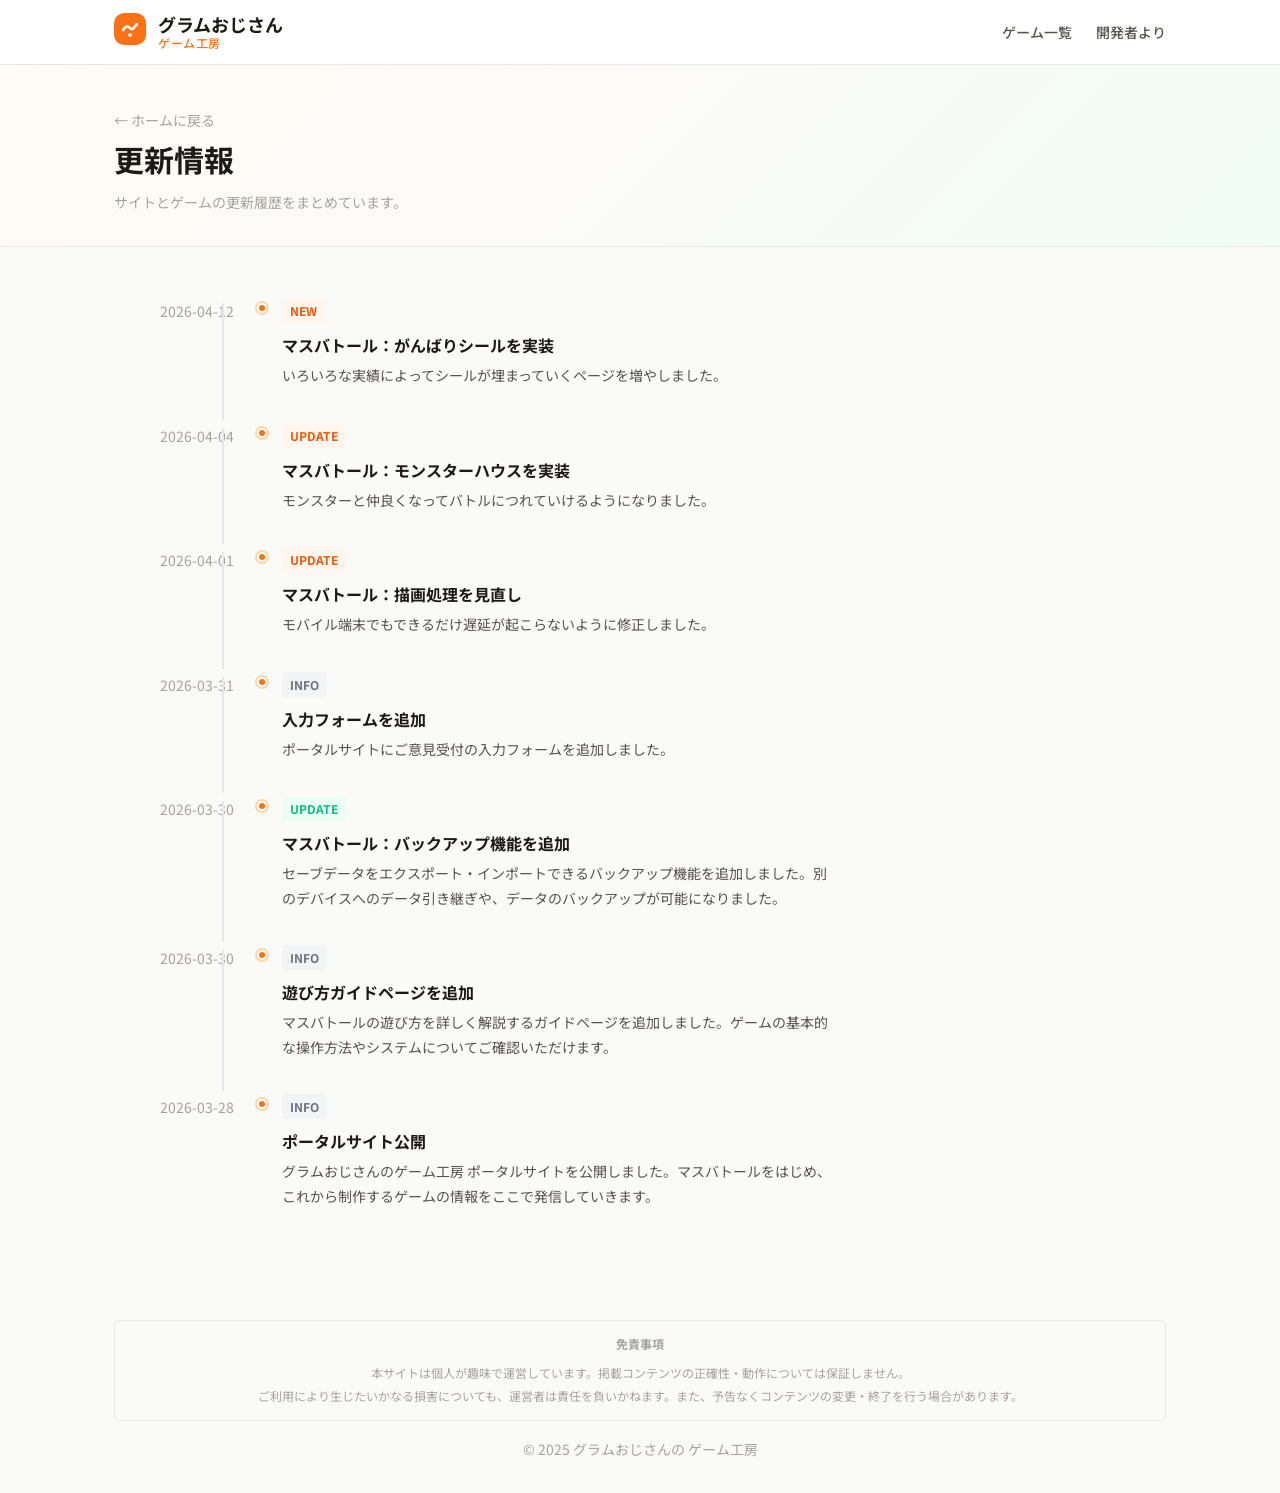
<file: updates.html>
<!DOCTYPE html>
<html lang="ja">

<head>
  <meta charset="UTF-8">
  <meta name="viewport" content="width=device-width, initial-scale=1.0">
  <title>更新情報 — グラムおじさんの ゲーム工房</title>
  <meta name="description" content="グラムおじさんのゲーム工房の更新履歴。新機能・バグ修正・コンテンツ追加の情報をまとめています。">
  <link rel="preconnect" href="https://fonts.googleapis.com">
  <link rel="preconnect" href="https://fonts.gstatic.com" crossorigin>
  <link href="https://fonts.googleapis.com/css2?family=Noto+Sans+JP:wght@400;500;700&display=swap" rel="stylesheet">
  <link rel="stylesheet" href="style.css">
  <style>
    .disclaimer {
      margin-bottom: 1rem;
      padding: 0.75rem 1rem;
      border: 1px solid #e5e7eb;
      border-radius: 6px;
    }

    .disclaimer__title {
      font-size: 0.75rem !important;
      font-weight: 700;
      color: #a8a29e !important;
      text-align: center !important;
      margin-bottom: 0.5rem;
    }

    .disclaimer__body {
      font-size: 0.75rem !important;
      color: #a8a29e !important;
      line-height: 1.9;
      text-align: center !important;
    }
  </style>
</head>

<body>

  <!-- ヘッダー -->
  <header class="site-header">
    <div class="container">
      <div class="header-inner">
        <a href="/" class="site-logo" aria-label="グラムおじさん ゲーム工房 トップページ">
          <span class="logo-icon" aria-hidden="true">
            <svg width="32" height="32" viewBox="0 0 32 32" fill="none" xmlns="http://www.w3.org/2000/svg">
              <rect width="32" height="32" rx="10" fill="#f97316" />
              <path d="M9 17 C11 14, 13 12, 16 15 C19 18, 21 13, 23 11" stroke="white" stroke-width="2.5"
                stroke-linecap="round" stroke-linejoin="round" fill="none" />
              <circle cx="16" cy="22" r="2" fill="white" opacity="0.8" />
            </svg>
          </span>
          <div class="logo-text-group">
            <span class="logo-text">グラムおじさん</span>
            <span class="logo-sub">ゲーム工房</span>
          </div>
        </a>
        <nav class="site-nav" aria-label="サイトナビゲーション">
          <a href="/#games" class="nav-link">ゲーム一覧</a>
          <a href="/#about" class="nav-link">開発者より</a>
        </nav>
      </div>
    </div>
  </header>

  <main>

    <!-- ページヘッダー -->
    <div class="updates-hero">
      <div class="container">
        <div>
          <a href="/" class="updates-hero__back">← ホームに戻る</a>
          <h1 class="updates-hero__title">更新情報</h1>
          <p class="updates-hero__sub">サイトとゲームの更新履歴をまとめています。</p>
        </div>
      </div>
    </div>

    <!-- タイムライン -->
    <div class="updates-content">
      <div class="container">
        <ul class="updates-timeline" aria-label="更新履歴">

          <li class="timeline-item">
            <div class="timeline-item__date">2026-04-12</div>
            <div class="timeline-item__body">
              <span class="timeline-item__badge timeline-item__badge--new">NEW</span>
              <p class="timeline-item__title">マスバトール：がんばりシールを実装</p>
              <p class="timeline-item__desc">いろいろな実績によってシールが埋まっていくページを増やしました。</p>
            </div>
          </li>

          <li class="timeline-item">
            <div class="timeline-item__date">2026-04-04</div>
            <div class="timeline-item__body">
              <span class="timeline-item__badge timeline-item__badge--new">UPDATE</span>
              <p class="timeline-item__title">マスバトール：モンスターハウスを実装</p>
              <p class="timeline-item__desc">モンスターと仲良くなってバトルにつれていけるようになりました。</p>
            </div>
          </li>

          <li class="timeline-item">
            <div class="timeline-item__date">2026-04-01</div>
            <div class="timeline-item__body">
              <span class="timeline-item__badge timeline-item__badge--new">UPDATE</span>
              <p class="timeline-item__title">マスバトール：描画処理を見直し</p>
              <p class="timeline-item__desc">モバイル端末でもできるだけ遅延が起こらないように修正しました。</p>
            </div>
          </li>

          <li class="timeline-item">
            <div class="timeline-item__date">2026-03-31</div>
            <div class="timeline-item__body">
              <span class="timeline-item__badge timeline-item__badge--info">INFO</span>
              <p class="timeline-item__title">入力フォームを追加</p>
              <p class="timeline-item__desc">ポータルサイトにご意見受付の入力フォームを追加しました。</p>
            </div>
          </li>

          <li class="timeline-item">
            <div class="timeline-item__date">2026-03-30</div>
            <div class="timeline-item__body">
              <span class="timeline-item__badge timeline-item__badge--update">UPDATE</span>
              <p class="timeline-item__title">マスバトール：バックアップ機能を追加</p>
              <p class="timeline-item__desc">セーブデータをエクスポート・インポートできるバックアップ機能を追加しました。別のデバイスへのデータ引き継ぎや、データのバックアップが可能になりました。
              </p>
            </div>
          </li>

          <li class="timeline-item">
            <div class="timeline-item__date">2026-03-30</div>
            <div class="timeline-item__body">
              <span class="timeline-item__badge timeline-item__badge--info">INFO</span>
              <p class="timeline-item__title">遊び方ガイドページを追加</p>
              <p class="timeline-item__desc">マスバトールの遊び方を詳しく解説するガイドページを追加しました。ゲームの基本的な操作方法やシステムについてご確認いただけます。</p>
            </div>
          </li>

          <li class="timeline-item">
            <div class="timeline-item__date">2026-03-28</div>
            <div class="timeline-item__body">
              <span class="timeline-item__badge timeline-item__badge--info">INFO</span>
              <p class="timeline-item__title">ポータルサイト公開</p>
              <p class="timeline-item__desc">グラムおじさんのゲーム工房 ポータルサイトを公開しました。マスバトールをはじめ、これから制作するゲームの情報をここで発信していきます。</p>
            </div>
          </li>

        </ul>
      </div>
    </div>

  </main>

  <!-- フッター -->
  <footer class="site-footer">
    <div class="container">
      <div class="disclaimer">
        <p class="disclaimer__title">免責事項</p>
        <p class="disclaimer__body">
          本サイトは個人が趣味で運営しています。掲載コンテンツの正確性・動作については保証しません。<br>
          ご利用により生じたいかなる損害についても、運営者は責任を負いかねます。また、予告なくコンテンツの変更・終了を行う場合があります。
        </p>
      </div>
      <p class="footer-copy">&copy; 2025 グラムおじさんの ゲーム工房</p>
    </div>
  </footer>

</body>

</html>
</file>
<file: style.css>
/* ===================================================
   グラムおじさん ゲーム工房 — style.css
   モダン・クリーン + 個人開発の温かみ
   =================================================== */

/* ---------- リセット & ベース ---------- */
*,
*::before,
*::after {
  box-sizing: border-box;
  margin: 0;
  padding: 0;
}

:root {
  /* ベースカラー */
  --color-bg: #fafaf8;
  --color-surface: #ffffff;
  --color-border: #e5e7eb;

  /* アクセント：オレンジ（メイン） */
  --color-orange: #f97316;
  --color-orange-light: #fff7ed;
  --color-orange-mid: #fed7aa;
  --color-orange-dark: #ea580c;

  /* アクセント：アンバー（付箋） */
  --color-amber: #f59e0b;
  --color-amber-light: #fef9c3;
  --color-amber-mid: #fde68a;

  /* サブカラー */
  --color-blue: #3b82f6;
  --color-blue-light: #eff6ff;
  --color-blue-dark: #2563eb;

  --color-green: #10b981;
  --color-green-light: #ecfdf5;

  --color-indigo: #6366f1;
  --color-indigo-light: #eef2ff;

  /* テキスト */
  --color-text-primary: #1c1917;
  --color-text-secondary: #57534e;
  --color-text-muted: #a8a29e;

  /* タイポグラフィ */
  --font-base: 'Noto Sans JP', 'Hiragino Kaku Gothic ProN', 'Yu Gothic', sans-serif;
  --text-xs: 0.75rem;
  --text-sm: 0.875rem;
  --text-base: 1rem;
  --text-lg: 1.125rem;
  --text-xl: 1.25rem;
  --text-2xl: 1.5rem;
  --text-3xl: 1.875rem;
  --text-4xl: 2.25rem;

  /* スペーシング */
  --space-1: 0.25rem;
  --space-2: 0.5rem;
  --space-3: 0.75rem;
  --space-4: 1rem;
  --space-5: 1.25rem;
  --space-6: 1.5rem;
  --space-8: 2rem;
  --space-10: 2.5rem;
  --space-12: 3rem;
  --space-16: 4rem;
  --space-20: 5rem;

  /* 角丸・影 */
  --radius-sm: 6px;
  --radius-md: 12px;
  --radius-lg: 18px;
  --radius-xl: 24px;
  --shadow-sm: 0 1px 4px rgba(0, 0, 0, .07), 0 1px 2px rgba(0, 0, 0, .05);
  --shadow-md: 0 4px 14px rgba(0, 0, 0, .09), 0 2px 4px rgba(0, 0, 0, .05);
  --shadow-lg: 0 12px 32px rgba(0, 0, 0, .11), 0 4px 8px rgba(0, 0, 0, .05);
  --shadow-warm: 0 4px 16px rgba(249, 115, 22, .18);

  --transition: 200ms cubic-bezier(.4, 0, .2, 1);
}

html {
  scroll-behavior: smooth;
}

body {
  font-family: var(--font-base);
  font-size: var(--text-base);
  line-height: 1.75;
  color: var(--color-text-primary);
  background-color: var(--color-bg);
  -webkit-font-smoothing: antialiased;
}

img {
  display: block;
  max-width: 100%;
}

a {
  color: var(--color-blue-dark);
  text-decoration: none;
}

ul[role="list"] {
  list-style: none;
}

/* ---------- コンテナ ---------- */
.container {
  width: 100%;
  max-width: 1100px;
  margin-inline: auto;
  padding-inline: var(--space-6);
}

/* ---------- ボタン ---------- */
.btn {
  display: inline-flex;
  align-items: center;
  justify-content: center;
  gap: var(--space-2);
  padding: var(--space-3) var(--space-6);
  border-radius: var(--radius-md);
  font-size: var(--text-base);
  font-weight: 700;
  font-family: var(--font-base);
  cursor: pointer;
  border: none;
  transition: transform var(--transition), box-shadow var(--transition), background-color var(--transition);
}

.btn-primary {
  background-color: var(--color-orange);
  color: #fff;
  box-shadow: var(--shadow-warm);
}

.btn-primary:hover,
.btn-primary:focus-visible {
  background-color: var(--color-orange-dark);
  transform: translateY(-2px);
  box-shadow: 0 6px 20px rgba(249, 115, 22, .3);
}

/* ---------- セクションタイトル共通 ---------- */
.section-title {
  font-size: var(--text-2xl);
  font-weight: 700;
  color: var(--color-text-primary);
  position: relative;
  display: inline-block;
}

/* 手書き風アンダーライン */
.section-title::after {
  content: '';
  display: block;
  width: 2em;
  height: 3px;
  background: var(--color-orange);
  border-radius: 999px;
  margin-top: 6px;
  transform: rotate(-1deg);
}

.section-header {
  display: flex;
  align-items: baseline;
  gap: var(--space-4);
  margin-bottom: var(--space-8);
}

.section-subtitle {
  font-size: var(--text-sm);
  color: var(--color-text-muted);
}

/* ---------- ヘッダー ---------- */
.site-header {
  position: sticky;
  top: 0;
  z-index: 100;
  background-color: rgba(255, 255, 255, .93);
  backdrop-filter: blur(10px);
  -webkit-backdrop-filter: blur(10px);
  border-bottom: 1px solid var(--color-border);
}

.header-inner {
  display: flex;
  align-items: center;
  justify-content: space-between;
  height: 64px;
  gap: var(--space-4);
}

.site-logo {
  display: flex;
  align-items: center;
  gap: var(--space-3);
  color: var(--color-text-primary);
  text-decoration: none;
  flex-shrink: 0;
}

.logo-text-group {
  display: flex;
  flex-direction: column;
  line-height: 1.2;
}

.logo-text {
  font-size: var(--text-lg);
  font-weight: 700;
  transition: color var(--transition);
}

.logo-sub {
  font-size: var(--text-xs);
  color: var(--color-orange);
  font-weight: 500;
  letter-spacing: .05em;
}

.site-logo:hover .logo-text {
  color: var(--color-orange);
}

.site-nav {
  display: flex;
  gap: var(--space-6);
}

.nav-link {
  font-size: var(--text-sm);
  font-weight: 500;
  color: var(--color-text-secondary);
  transition: color var(--transition);
}

.nav-link:hover,
.nav-link:focus-visible {
  color: var(--color-orange);
}

/* ---------- ヒーロー ---------- */
.hero {
  padding-block: var(--space-12) var(--space-16);
  background: linear-gradient(135deg, #fffbf5 0%, #fafaf8 55%, #f0fdf4 100%);
  border-bottom: 1px solid var(--color-border);
}

.hero .container {
  display: flex;
  flex-direction: column;
  align-items: center;
  text-align: center;
  gap: var(--space-6);
}

.hero-title-image {
  width: 100%;
  max-width: 720px;
  height: auto;
}

.hero-description {
  font-size: var(--text-lg);
  color: var(--color-text-secondary);
  max-width: 520px;
}

/* ---------- ゲーム一覧セクション ---------- */
.games-section {
  padding-block: var(--space-16);
}

.game-grid {
  display: grid;
  grid-template-columns: repeat(auto-fill, minmax(300px, 1fr));
  gap: var(--space-6);
}

/* ---------- ゲームカード ---------- */
.game-card {
  background: var(--color-surface);
  border-radius: var(--radius-lg);
  border: 1.5px solid var(--color-border);
  box-shadow: var(--shadow-sm);
  overflow: hidden;
  transition: transform var(--transition), box-shadow var(--transition);
}

.game-card:not(.game-card--coming-soon):hover {
  transform: translateY(-5px) rotate(0.3deg);
  box-shadow: var(--shadow-lg);
}

.game-card__link {
  display: block;
  color: inherit;
  text-decoration: none;
}

/* サムネイル */
.game-card__thumbnail {
  position: relative;
  aspect-ratio: 16 / 9;
  overflow: hidden;
  background-color: var(--color-orange-light);
}

.game-card__thumbnail img {
  width: 100%;
  height: 100%;
  object-fit: cover;
  object-position: center 20%;
  transition: transform 400ms ease;
}

.game-card:not(.game-card--coming-soon):hover .game-card__thumbnail img {
  transform: scale(1.05);
}

.game-card__badge {
  position: absolute;
  top: var(--space-3);
  right: var(--space-3);
  padding: var(--space-1) var(--space-3);
  background: var(--color-orange);
  color: #fff;
  font-size: var(--text-sm);
  font-weight: 700;
  border-radius: 999px;
  box-shadow: 0 2px 6px rgba(249, 115, 22, .4);
  pointer-events: none;
}

/* カード本文 */
.game-card__body {
  padding: var(--space-6);
  display: flex;
  flex-direction: column;
  gap: var(--space-3);
}

/* タグ */
.game-card__tags {
  display: flex;
  gap: var(--space-2);
  flex-wrap: wrap;
}

.tag {
  padding: 2px var(--space-2);
  border-radius: var(--radius-sm);
  font-size: var(--text-xs);
  font-weight: 700;
  letter-spacing: .03em;
}

.tag--math {
  background: var(--color-orange-light);
  color: var(--color-orange-dark);
}

.tag--rpg {
  background: var(--color-indigo-light);
  color: var(--color-indigo);
}

.game-card__title {
  font-size: var(--text-xl);
  font-weight: 700;
  color: var(--color-text-primary);
}

.game-card__description {
  font-size: var(--text-sm);
  color: var(--color-text-secondary);
  line-height: 1.7;
}

.game-card__meta {
  display: flex;
  gap: var(--space-4);
  flex-wrap: wrap;
}

.meta-item {
  display: flex;
  align-items: center;
  gap: var(--space-1);
  font-size: var(--text-sm);
  color: var(--color-text-muted);
}

.meta-icon {
  width: 14px;
  height: 14px;
  fill: currentColor;
  flex-shrink: 0;
}

.game-card__cta {
  margin-top: var(--space-2);
  font-size: var(--text-sm);
  font-weight: 700;
  color: var(--color-orange);
}

/* カードフッター（プレイボタン） */
.game-card__footer {
  padding: var(--space-4) var(--space-6);
  border-top: 1px solid var(--color-border);
  background: #fff;
  position: relative;
  z-index: 1;
}

.game-card__play-btn {
  width: 100%;
  justify-content: center;
}

.game-card__manual-link {
  display: inline-flex;
  align-items: center;
  gap: var(--space-2);
  font-size: var(--text-sm);
  font-weight: 500;
  color: var(--color-text-muted);
  text-decoration: none;
  transition: color var(--transition);
}

.game-card__manual-link:hover {
  color: var(--color-orange);
}

.game-card__manual-link .meta-icon {
  width: 14px;
  height: 14px;
}

/* Coming soon */
.game-card--coming-soon {
  border-style: dashed;
  border-color: var(--color-orange-mid);
  box-shadow: none;
  background: var(--color-orange-light);
}

.game-card--coming-soon .game-card__body {
  align-items: center;
  text-align: center;
  padding-block: var(--space-12);
  gap: var(--space-4);
}

.game-card__coming-icon {
  line-height: 1;
}

.game-card--coming-soon .game-card__title {
  color: var(--color-orange-dark);
  font-size: var(--text-lg);
}

.game-card--coming-soon .game-card__description {
  color: var(--color-text-secondary);
  font-size: var(--text-sm);
}

/* ---------- 開発者よりセクション ---------- */
.about-section {
  padding-block: var(--space-16);
  background-color: var(--color-surface);
  border-top: 1px solid var(--color-border);
  border-bottom: 1px solid var(--color-border);
}

.about-layout {
  display: grid;
  grid-template-columns: 1fr 1fr;
  gap: var(--space-10);
  align-items: start;
}

/* 開発者カード */
.dev-card {
  background: var(--color-bg);
  border: 1.5px solid var(--color-border);
  border-radius: var(--radius-lg);
  padding: var(--space-6);
  display: flex;
  flex-direction: column;
  gap: var(--space-5);
  box-shadow: var(--shadow-sm);
}

.dev-card__header {
  display: flex;
  align-items: center;
  gap: var(--space-4);
}

.dev-avatar {
  width: 40px;
  height: 60px;
  border-radius: 50%;
  object-fit: cover;
  flex-shrink: 0;
  box-shadow: 0 2px 8px rgba(249, 115, 22, .3);
}

.dev-name {
  font-weight: 700;
  font-size: var(--text-lg);
  color: var(--color-text-primary);
}

.dev-role {
  font-size: var(--text-sm);
  color: var(--color-text-muted);
}

.dev-card__body {
  display: flex;
  flex-direction: column;
  gap: var(--space-3);
}

.dev-card__body p {
  font-size: var(--text-sm);
  color: var(--color-text-secondary);
  line-height: 1.8;
}

.dev-card__body strong {
  color: var(--color-orange-dark);
}

.dev-card__footer {
  display: flex;
  gap: var(--space-2);
  flex-wrap: wrap;
  padding-top: var(--space-3);
  border-top: 1px solid var(--color-border);
}

.dev-card__tag {
  font-size: var(--text-xs);
  background: var(--color-surface);
  border: 1px solid var(--color-border);
  border-radius: 999px;
  padding: 2px var(--space-3);
  color: var(--color-text-secondary);
}

/* 右カラム */
.about-right {
  display: flex;
  flex-direction: column;
  gap: var(--space-8);
}

/* 付箋ノート */
.sticky-note {
  background: var(--color-amber-light);
  border: 1px solid var(--color-amber-mid);
  border-radius: 4px 14px 12px 4px;
  padding: var(--space-6) var(--space-6) var(--space-5);
  transform: rotate(-1.5deg);
  box-shadow: 3px 5px 14px rgba(0, 0, 0, .1);
  position: relative;
}

/* 付箋の上部テープ風 */
.sticky-note::before {
  content: '';
  position: absolute;
  top: -8px;
  left: 50%;
  transform: translateX(-50%);
  width: 48px;
  height: 14px;
  background: rgba(253, 230, 138, .85);
  border-radius: 3px;
  box-shadow: 0 1px 3px rgba(0, 0, 0, .12);
}

.sticky-note__text {
  font-size: var(--text-lg);
  font-weight: 700;
  color: #78350f;
  line-height: 1.65;
  margin-bottom: var(--space-3);
}

.sticky-note__sign {
  font-size: var(--text-sm);
  color: #92400e;
  text-align: right;
  font-style: italic;
}

/* フィーチャーリスト */
.feature-list {
  display: flex;
  flex-direction: column;
  gap: var(--space-5);
}

.feature-item {
  display: flex;
  align-items: flex-start;
  gap: var(--space-4);
}

.feature-icon {
  flex-shrink: 0;
  width: 40px;
  height: 40px;
  border-radius: var(--radius-md);
  display: flex;
  align-items: center;
  justify-content: center;
}

.feature-icon svg {
  width: 20px;
  height: 20px;
}

.feature-icon--orange {
  background: var(--color-orange-light);
  color: var(--color-orange);
}

.feature-icon--green {
  background: var(--color-green-light);
  color: var(--color-green);
}

.feature-icon--blue {
  background: var(--color-blue-light);
  color: var(--color-blue-dark);
}

.feature-item strong {
  display: block;
  font-size: var(--text-base);
  color: var(--color-text-primary);
  margin-bottom: 2px;
}

.feature-item p {
  font-size: var(--text-sm);
  color: var(--color-text-secondary);
}

/* ---------- ページレイアウト（サイドバー） ---------- */
.page-layout {
  display: grid;
  grid-template-columns: 1fr 280px;
  gap: var(--space-10);
  align-items: start;
  padding-block: var(--space-16);
}

.page-main {
  min-width: 0;
}

.page-main .games-section {
  padding-block: 0;
}

.page-sidebar {
  display: flex;
  flex-direction: column;
  gap: var(--space-5);
  position: sticky;
  top: 80px;
}

/* ---------- サイドバーウィジェット ---------- */
.sidebar-widget {
  background: var(--color-surface);
  border: 1.5px solid var(--color-border);
  border-radius: var(--radius-lg);
  padding: var(--space-5);
  box-shadow: var(--shadow-sm);
}

.sidebar-widget__title {
  font-size: 0.7rem;
  font-weight: 700;
  color: var(--color-text-muted);
  text-transform: uppercase;
  letter-spacing: .1em;
  margin-bottom: var(--space-4);
  padding-bottom: var(--space-2);
  border-bottom: 1px solid var(--color-border);
}

/* 開発者ウィジェット */
.sidebar-dev__header {
  display: flex;
  align-items: center;
  gap: var(--space-3);
  margin-bottom: var(--space-3);
}

.sidebar-dev__avatar {
  width: 40px;
  height: 40px;
  border-radius: 50%;
  object-fit: cover;
  flex-shrink: 0;
  box-shadow: 0 2px 8px rgba(249, 115, 22, .3);
}

.sidebar-dev__name {
  font-weight: 700;
  font-size: var(--text-sm);
  color: var(--color-text-primary);
}

.sidebar-dev__role {
  font-size: var(--text-xs);
  color: var(--color-text-muted);
}

.sidebar-dev__bio {
  font-size: var(--text-xs);
  color: var(--color-text-secondary);
  line-height: 1.8;
  margin-bottom: var(--space-3);
}

.sidebar-dev__social-link {
  display: inline-flex;
  align-items: center;
  gap: var(--space-1);
  font-size: var(--text-xs);
  color: var(--color-text-secondary);
  text-decoration: none;
  margin-top: calc(var(--space-3) * -1);
}

.sidebar-dev__social-link:hover {
  color: var(--color-primary);
}

.sidebar-dev__tags {
  display: flex;
  flex-wrap: wrap;
  gap: var(--space-1);
}

.sidebar-dev__tag {
  font-size: 0.68rem;
  background: var(--color-bg);
  border: 1px solid var(--color-border);
  border-radius: 999px;
  padding: 1px var(--space-2);
  color: var(--color-text-secondary);
}

/* 更新情報ウィジェット */
.update-list {
  list-style: none;
  display: flex;
  flex-direction: column;
  gap: var(--space-3);
  margin-bottom: var(--space-4);
}

.update-item {
  padding-bottom: var(--space-3);
  border-bottom: 1px solid var(--color-border);
}

.update-item:last-child {
  border-bottom: none;
  padding-bottom: 0;
}

.update-item__date {
  display: block;
  font-size: 0.68rem;
  color: var(--color-text-muted);
  margin-bottom: 2px;
}

.update-item__badge {
  display: inline-block;
  padding: 1px 5px;
  border-radius: 3px;
  font-size: 0.62rem;
  font-weight: 700;
  margin-right: 4px;
  vertical-align: middle;
}

.update-item__badge--new {
  background: var(--color-orange-light);
  color: var(--color-orange-dark);
}

.update-item__badge--fix {
  background: var(--color-blue-light);
  color: var(--color-blue-dark);
}

.update-item__badge--update {
  background: var(--color-green-light);
  color: var(--color-green);
}

.update-item__badge--info {
  background: #f3f4f6;
  color: #6b7280;
}

.update-item__text {
  font-size: var(--text-xs);
  color: var(--color-text-secondary);
  vertical-align: middle;
}

.sidebar-link {
  display: inline-flex;
  align-items: center;
  gap: var(--space-1);
  font-size: var(--text-xs);
  font-weight: 700;
  color: var(--color-orange-dark);
  transition: color var(--transition);
}

.sidebar-link:hover {
  color: var(--color-orange);
}

/* このサイトについてウィジェット */
.sidebar-features {
  list-style: none;
  display: flex;
  flex-direction: column;
  gap: var(--space-3);
}

.sidebar-feature-item {
  display: flex;
  align-items: flex-start;
  gap: var(--space-2);
}

.sidebar-feature-icon {
  flex-shrink: 0;
  width: 20px;
  height: 20px;
  border-radius: 4px;
  display: flex;
  align-items: center;
  justify-content: center;
  margin-top: 1px;
}

.sidebar-feature-icon--orange {
  background: var(--color-orange-light);
  color: var(--color-orange);
}

.sidebar-feature-icon--green {
  background: var(--color-green-light);
  color: var(--color-green);
}

.sidebar-feature-icon--blue {
  background: var(--color-blue-light);
  color: var(--color-blue-dark);
}

.sidebar-feature-icon svg {
  width: 11px;
  height: 11px;
}

.sidebar-feature-item span {
  font-size: var(--text-xs);
  color: var(--color-text-secondary);
  line-height: 1.7;
}

.sidebar-feature-item strong {
  color: var(--color-text-primary);
  display: block;
}

/* ---------- 更新情報ページ ---------- */
.updates-hero {
  padding-block: var(--space-10) var(--space-8);
  background: linear-gradient(135deg, #fffbf5 0%, #fafaf8 55%, #f0fdf4 100%);
  border-bottom: 1px solid var(--color-border);
}

.updates-hero .container {
  display: flex;
  align-items: center;
  gap: var(--space-4);
}

.updates-hero__back {
  font-size: var(--text-sm);
  color: var(--color-text-muted);
  transition: color var(--transition);
  flex-shrink: 0;
}

.updates-hero__back:hover {
  color: var(--color-orange);
}

.updates-hero__title {
  font-size: var(--text-3xl);
  font-weight: 700;
  color: var(--color-text-primary);
}

.updates-hero__sub {
  font-size: var(--text-sm);
  color: var(--color-text-muted);
  margin-top: var(--space-1);
}

.updates-content {
  padding-block: var(--space-12);
}

.updates-timeline {
  list-style: none;
  display: flex;
  flex-direction: column;
  gap: 0;
  max-width: 720px;
}

.timeline-item {
  display: grid;
  grid-template-columns: 120px 1fr;
  gap: var(--space-6);
  padding-bottom: var(--space-8);
  position: relative;
}

.timeline-item::before {
  content: '';
  position: absolute;
  left: 108px;
  top: 8px;
  bottom: 0;
  width: 2px;
  background: var(--color-border);
}

.timeline-item:last-child::before {
  display: none;
}

.timeline-item__date {
  font-size: var(--text-sm);
  color: var(--color-text-muted);
  padding-top: 4px;
  text-align: right;
  font-variant-numeric: tabular-nums;
}

.timeline-item__body {
  padding-left: var(--space-6);
  position: relative;
}

.timeline-item__body::before {
  content: '';
  position: absolute;
  left: -1px;
  top: 8px;
  width: 10px;
  height: 10px;
  border-radius: 50%;
  background: var(--color-orange);
  border: 2px solid var(--color-surface);
  box-shadow: 0 0 0 2px var(--color-orange-mid);
}

.timeline-item__badge {
  display: inline-block;
  padding: 2px 8px;
  border-radius: 4px;
  font-size: var(--text-xs);
  font-weight: 700;
  margin-bottom: var(--space-2);
}

.timeline-item__badge--new {
  background: var(--color-orange-light);
  color: var(--color-orange-dark);
}

.timeline-item__badge--fix {
  background: var(--color-blue-light);
  color: var(--color-blue-dark);
}

.timeline-item__badge--update {
  background: var(--color-green-light);
  color: var(--color-green);
}

.timeline-item__badge--info {
  background: #f3f4f6;
  color: #6b7280;
}

.timeline-item__title {
  font-size: var(--text-base);
  font-weight: 700;
  color: var(--color-text-primary);
  margin-bottom: var(--space-1);
}

.timeline-item__desc {
  font-size: var(--text-sm);
  color: var(--color-text-secondary);
  line-height: 1.75;
}

/* ---------- フッター ---------- */
.site-footer {
  padding-block: var(--space-8);
  background-color: var(--color-bg);
}

.footer-copy {
  text-align: center;
  font-size: var(--text-sm);
  color: var(--color-text-muted);
}

/* 免責事項 */
.disclaimer {
  margin-bottom: var(--space-4);
  padding: var(--space-3) var(--space-4);
  border: 1px solid var(--color-border);
  border-radius: var(--radius-sm);
}

.disclaimer__title {
  font-size: var(--text-xs);
  font-weight: 700;
  color: var(--color-text-muted);
  text-align: center;
  margin-bottom: var(--space-2);
}

.disclaimer__body {
  font-size: var(--text-xs);
  color: var(--color-text-muted);
  line-height: 1.9;
  text-align: center;
}

/* ---------- フォーカスリング ---------- */
:focus-visible {
  outline: 3px solid var(--color-orange);
  outline-offset: 3px;
  border-radius: var(--radius-sm);
}

/* ---------- レスポンシブ ---------- */

/* タブレット (〜 900px) */
@media (max-width: 900px) {
  .about-layout {
    grid-template-columns: 1fr;
    gap: var(--space-8);
  }

  .sticky-note {
    transform: rotate(-0.8deg);
  }

  .page-layout {
    grid-template-columns: 1fr;
    gap: var(--space-8);
    padding-block: var(--space-10);
  }

  .page-sidebar {
    position: static;
  }

  .timeline-item {
    grid-template-columns: 90px 1fr;
    gap: var(--space-4);
  }

  .timeline-item::before {
    left: 78px;
  }
}

/* スマートフォン (〜 640px) */
@media (max-width: 640px) {
  :root {
    --space-20: 3rem;
    --space-16: 2.5rem;
  }

  .container {
    padding-inline: var(--space-4);
  }

  .site-nav {
    gap: var(--space-3);
  }

  .site-nav .nav-link:not(:last-child) {
    display: none;
  }

  .section-header {
    flex-direction: column;
    gap: var(--space-1);
  }

  .game-grid {
    display: flex;
    overflow-x: auto;
    scroll-snap-type: x mandatory;
    -webkit-overflow-scrolling: touch;
    gap: var(--space-4);
    padding-bottom: var(--space-3);
  }

  .game-grid > li {
    flex: 0 0 80vw;
    max-width: 320px;
    scroll-snap-align: start;
  }

.dev-card__footer {
    gap: var(--space-2);
  }

  /* タイムライン：縦並びに切り替え */
  .timeline-item {
    grid-template-columns: 1fr;
    gap: var(--space-1);
    padding-bottom: var(--space-6);
  }

  .timeline-item::before {
    display: none;
  }

  .timeline-item__date {
    text-align: left;
    padding-top: 0;
    font-size: var(--text-xs);
  }

  .timeline-item__body {
    padding-left: var(--space-4);
    border-left: 2px solid var(--color-border);
  }

  .timeline-item__body::before {
    left: -6px;
    top: 6px;
    width: 8px;
    height: 8px;
  }

  /* サイドバーウィジェット調整 */
  .sidebar-widget {
    padding: var(--space-4);
  }

  .updates-hero__title {
    font-size: var(--text-2xl);
  }
}

/* ---------- お問い合わせフォーム ---------- */
.contact-form__note {
  font-size: 0.75rem;
  color: var(--color-text-muted);
  margin-bottom: var(--space-3);
  line-height: 1.7;
}

.contact-form__field {
  margin-bottom: var(--space-3);
}

.contact-form__label {
  display: block;
  font-size: 0.8rem;
  font-weight: 600;
  color: var(--color-text-primary);
  margin-bottom: var(--space-1);
}

.contact-form__required {
  font-size: 0.7rem;
  color: var(--color-orange);
  font-weight: 700;
  margin-left: 0.25rem;
}

.contact-form__input,
.contact-form__textarea {
  width: 100%;
  padding: 0.5rem 0.75rem;
  border: 1px solid var(--color-border);
  border-radius: 6px;
  font-size: 0.85rem;
  font-family: inherit;
  color: var(--color-text-primary);
  background: var(--color-surface);
  transition: border-color 0.15s, box-shadow 0.15s;
  resize: vertical;
}

.contact-form__input:focus,
.contact-form__textarea:focus {
  outline: none;
  border-color: var(--color-orange);
  box-shadow: 0 0 0 3px rgba(249, 115, 22, 0.15);
}

.contact-form__submit {
  width: 100%;
  margin-top: var(--space-1);
}

.contact-form__submit:disabled {
  opacity: 0.6;
  cursor: not-allowed;
}

.contact-form__status {
  margin-top: var(--space-2);
  font-size: 0.8rem;
  min-height: 1.2em;
}

.contact-form__status--success {
  color: #16a34a;
}

.contact-form__status--error {
  color: #dc2626;
}
</file>
